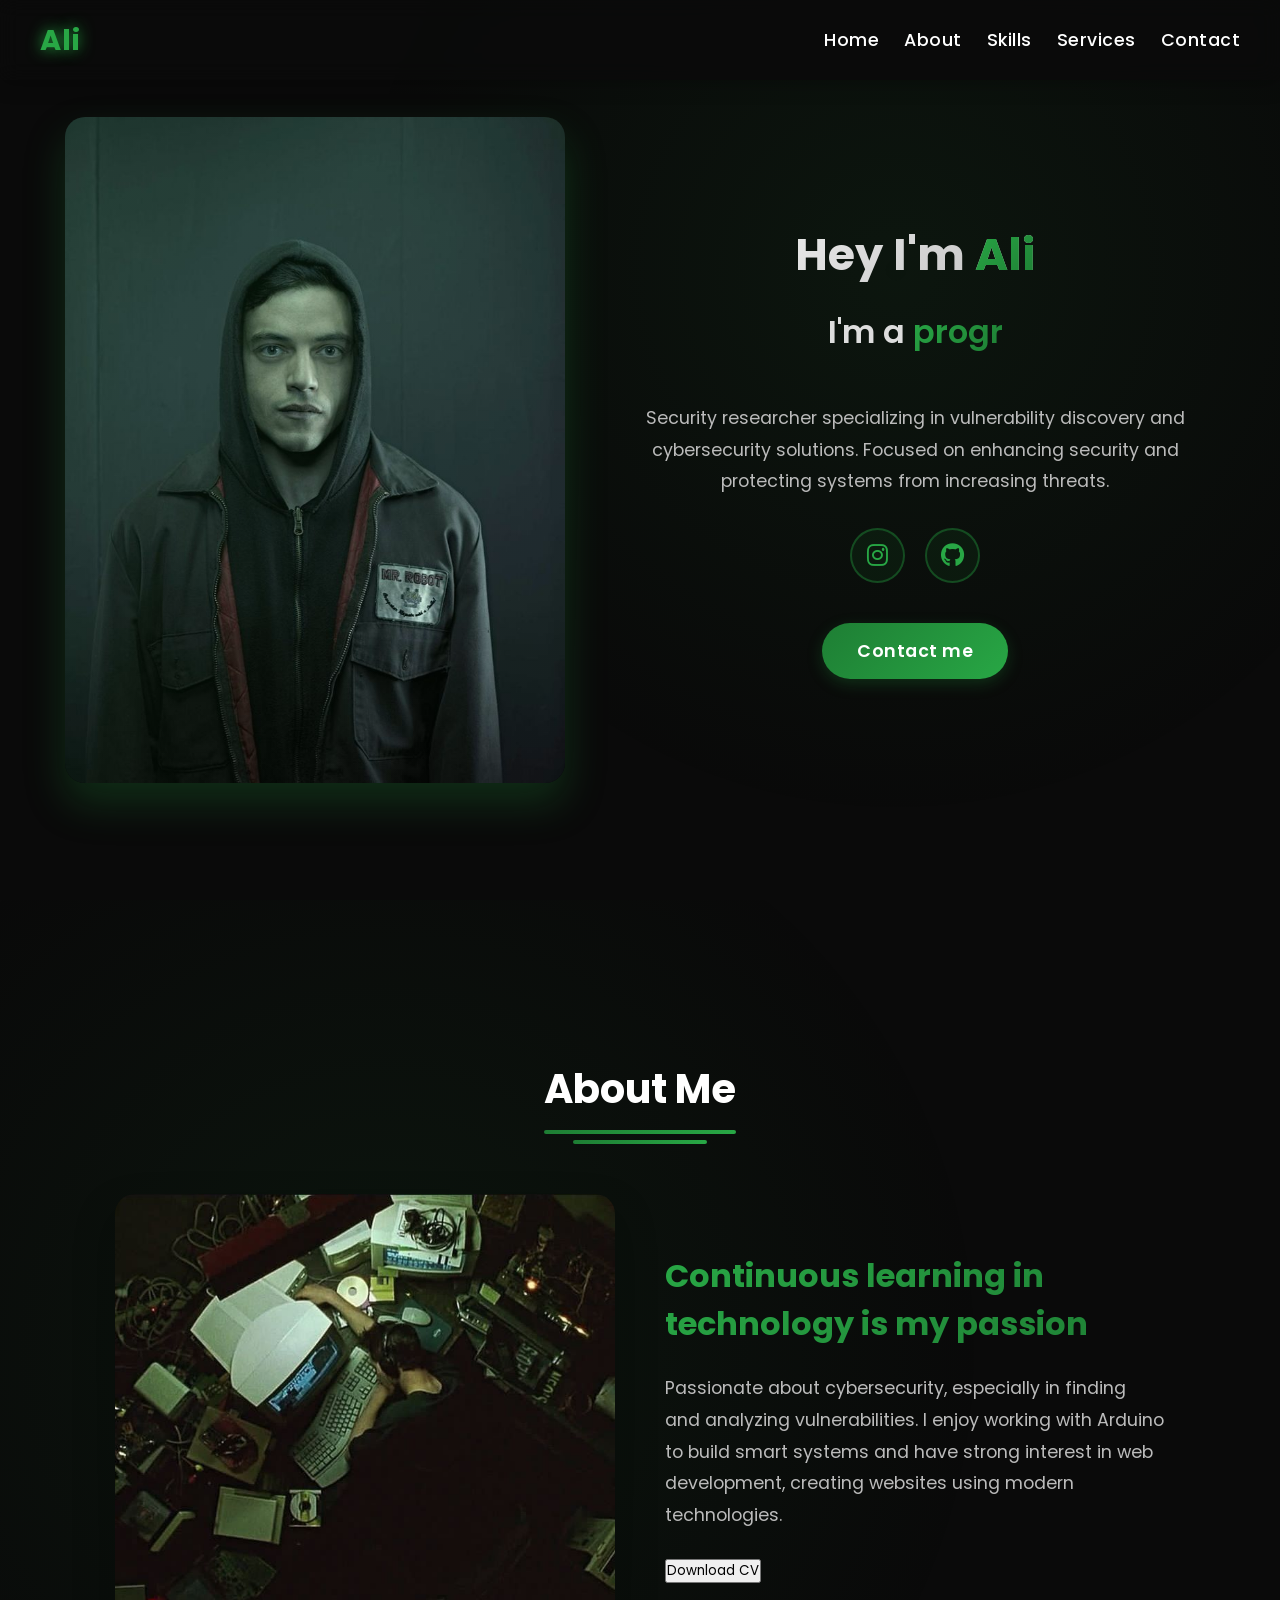
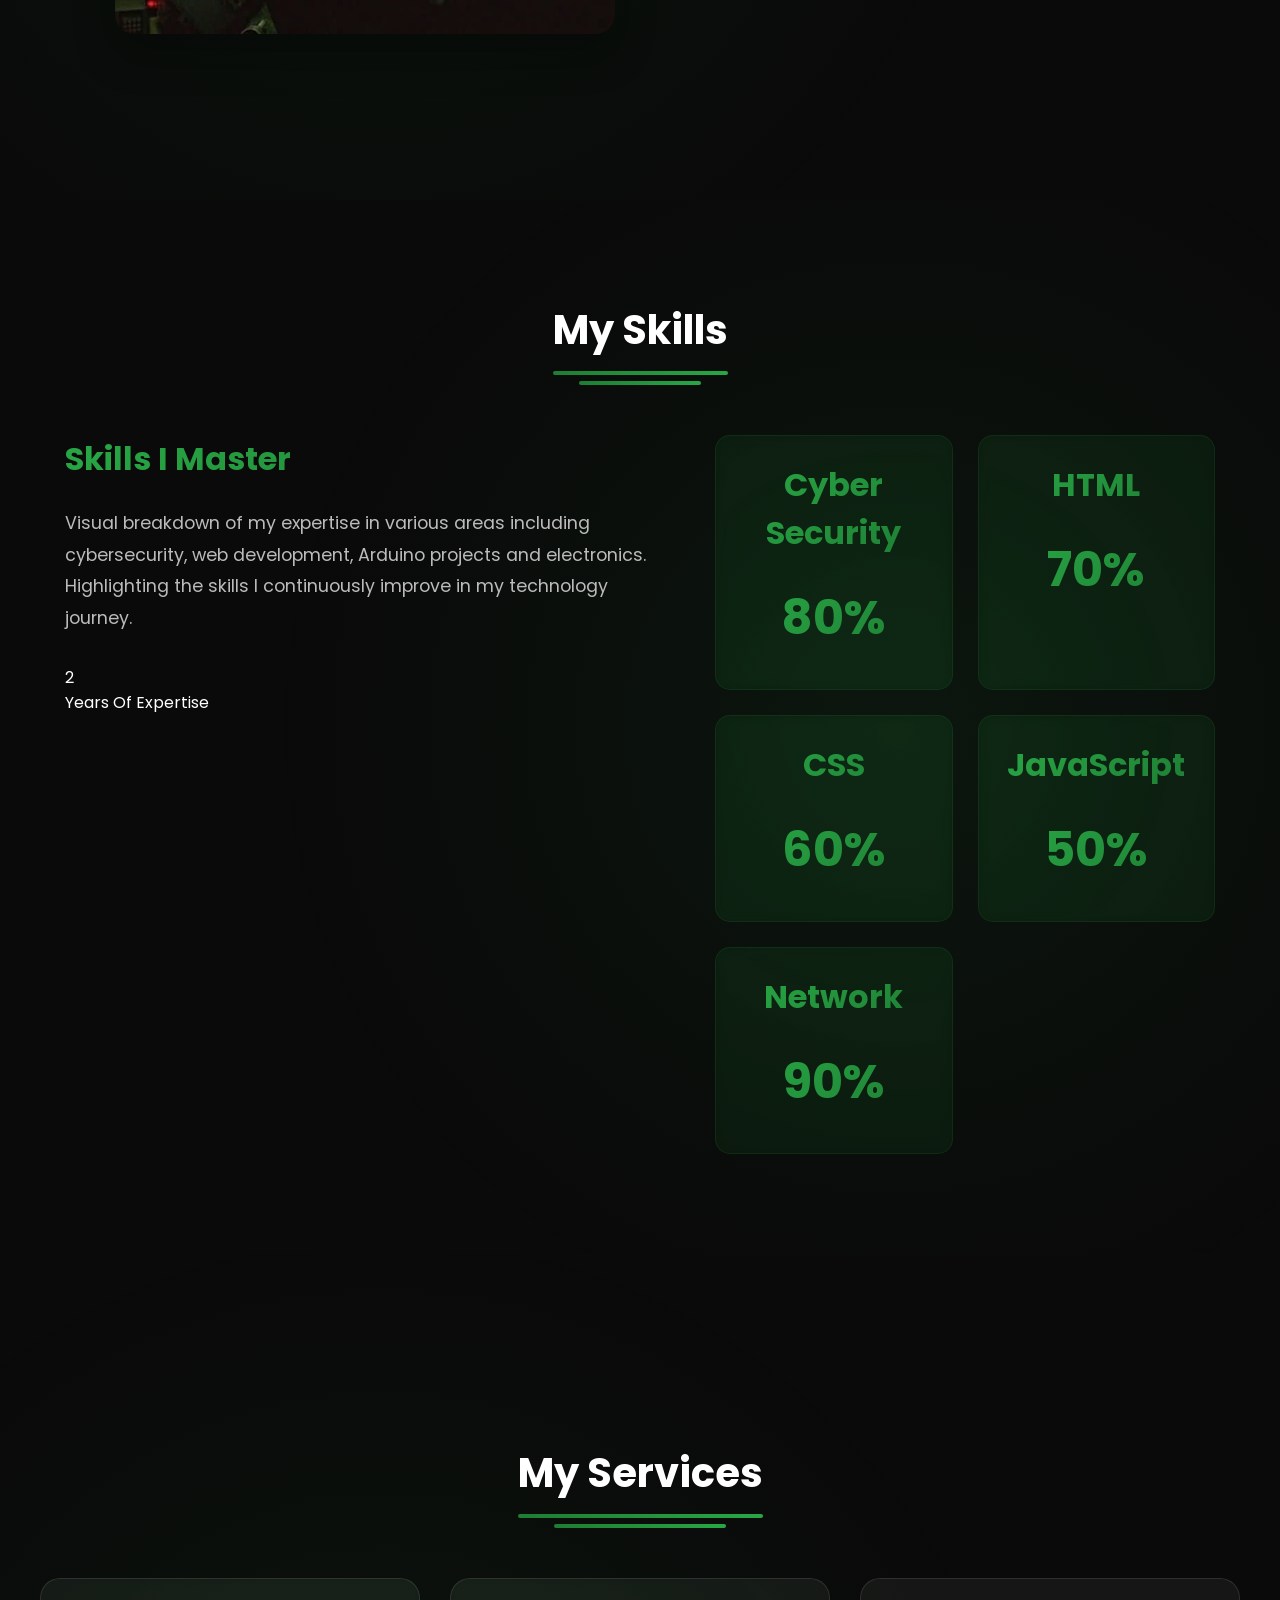
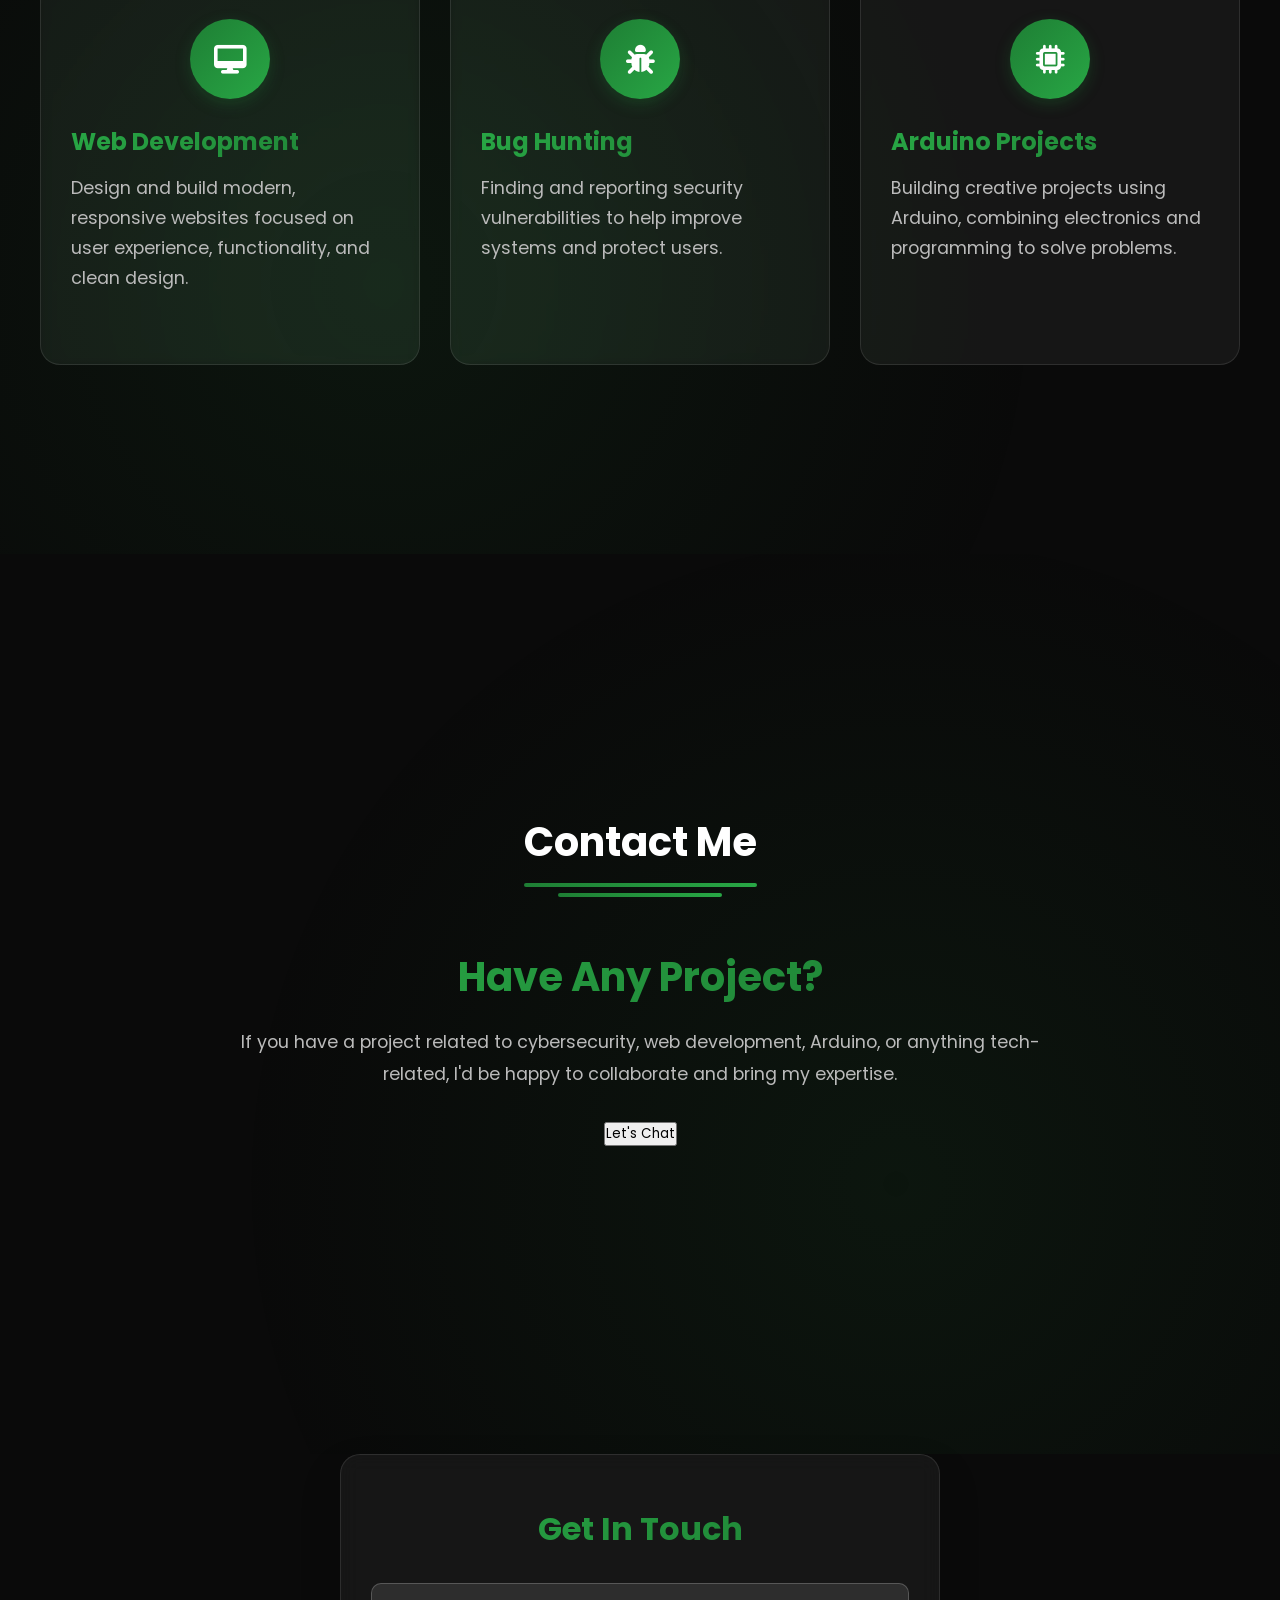
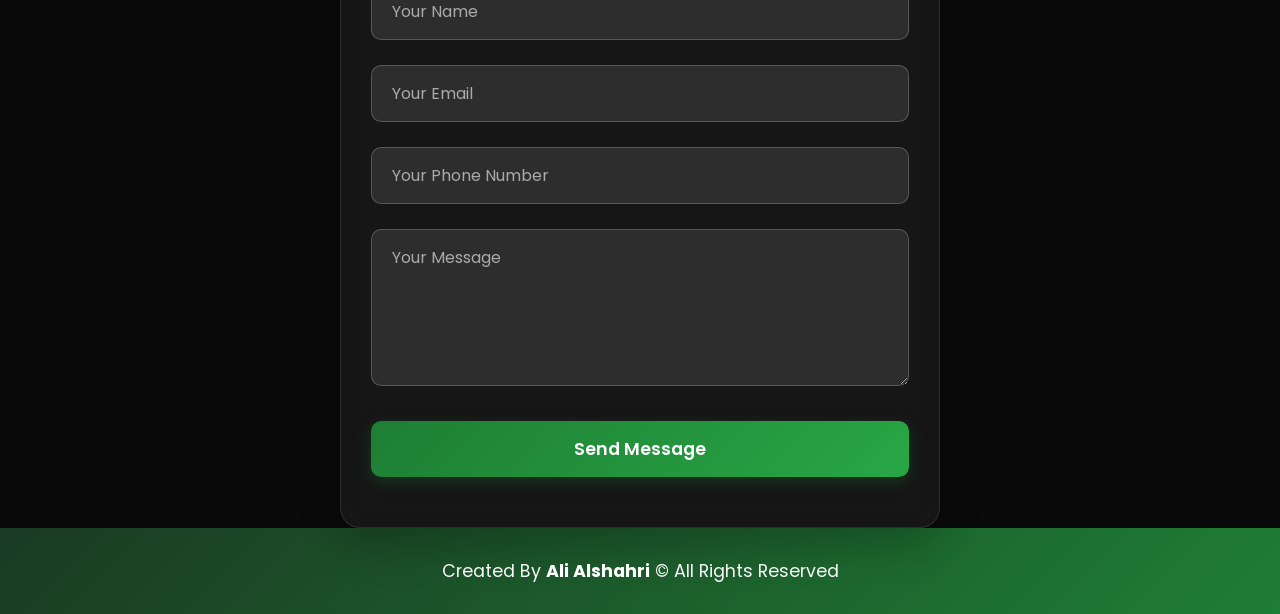
<file: Ali Al-Shahri Profile/index.html>
<!DOCTYPE html>
<html lang="en" dir="ltr">
<head>
    <meta charset="UTF-8">
    <meta name="viewport" content="width=device-width, initial-scale=1.0">
    <title>Ali Alshahri | Cybersecurity Portfolio</title>
    <link rel="stylesheet" href="https://cdnjs.cloudflare.com/ajax/libs/font-awesome/6.5.2/css/all.min.css">
    <link rel="stylesheet" href="style.css">
</head>
<body>
    <!-- Navigation Bar -->
    <nav>
        <div class="nav-container">
            <div class="logo">
                <span>Ali</span>
            </div>
            
            <div class="links">
                <a href="#home">Home</a>
                <a href="#about">About</a>
                <a href="#skills">Skills</a>
                <a href="#services">Services</a>
                <a href="#contact">Contact</a>
            </div>
            
            <i class="fa-solid fa-bars hamburg" onclick="toggleDropdown()"></i>
        </div>
        
        <!-- Mobile Dropdown Menu -->
        <div class="dropdown">
            <div class="links">
                <a href="#home" onclick="toggleDropdown()">Home</a>
                <a href="#about" onclick="toggleDropdown()">About</a>
                <a href="#skills" onclick="toggleDropdown()">Skills</a>
                <a href="#services" onclick="toggleDropdown()">Services</a>
                <a href="#contact" onclick="toggleDropdown()">Contact</a>
                <i class="fa-solid fa-xmark cancel" onclick="toggleDropdown()"></i>
            </div>
        </div>
    </nav>

    <!-- Hero Section -->
    <section id="home" class="main-section">
        <div class="mine-container">
            <div class="image">
                <img src="mrRobot.jpg" alt="Ali Alshahri" loading="lazy">
            </div>
            
            <div class="content">
                <h1>Hey I'm <span>Ali</span></h1>
                
                <div class="typewriter">
                    I'm a <span class="typewriter-text" id="typing"></span>
                </div>
                
                <p>Security researcher specializing in vulnerability discovery and cybersecurity solutions. Focused on enhancing security and protecting systems from increasing threats.</p>
                
                <div class="social-links">
                    <a href="https://www.instagram.com/ali_50751" target="_blank" rel="noopener noreferrer" aria-label="Instagram">
                        <i class="fab fa-instagram"></i>
                    </a>
                    <a href="https://github.com/ali8987666590" target="_blank" rel="noopener noreferrer" aria-label="GitHub">
                        <i class="fab fa-github"></i>
                    </a>
                </div>
                
                <button class="hire-btn" onclick="document.getElementById('contact-form').scrollIntoView()">Contact me</button>
            </div>
        </div>
    </section>

    <!-- About Section -->
    <section id="about" class="about">
        <div class="content">
            <div class="title"><span>About Me</span></div>
            
            <div class="about-details">
                <div class="left">
                    <img src="neo.jpg" alt="About Ali" loading="lazy">
                </div>
                
                <div class="right">
                    <div class="topic">Continuous learning in technology is my passion</div>
                    <p>
                        Passionate about cybersecurity, especially in finding and analyzing vulnerabilities. 
                        I enjoy working with Arduino to build smart systems and have strong interest in web development, 
                        creating websites using modern technologies.
                    </p>
                    
                    <div class="button">
                        <button>Download CV</button>
                    </div>
                </div>
            </div>
        </div>
    </section>

    <!-- Skills Section -->
    <section id="skills" class="skills">
        <div class="content">
            <div class="title"><span>My Skills</span></div>
            
            <div class="skills-details">
                <div class="text">
                    <div class="topic">Skills I Master</div>
                    <p>
                        Visual breakdown of my expertise in various areas including cybersecurity, 
                        web development, Arduino projects and electronics. Highlighting the skills 
                        I continuously improve in my technology journey.
                    </p>
                    
                    <div class="experience">
                        <div class="num">2</div>
                        <div class="exp">Years Of Expertise</div>
                    </div>
                </div>
                
                <div class="boxes">
                    <div class="box">
                        <div class="topic">Cyber Security</div>
                        <div class="per">80%</div>
                    </div>
                    <div class="box">
                        <div class="topic">HTML</div>
                        <div class="per">70%</div>
                    </div>
                    <div class="box">
                        <div class="topic">CSS</div>
                        <div class="per">60%</div>
                    </div>
                    <div class="box">
                        <div class="topic">JavaScript</div>
                        <div class="per">50%</div>
                    </div>
                    <div class="box">
                        <div class="topic">Network</div>
                        <div class="per">90%</div>
                    </div>
                </div>
            </div>
        </div>
    </section>

    <!-- Services Section -->
    <section id="services" class="services">
        <div class="content">
            <div class="title"><span>My Services</span></div>
            
            <div class="boxes">
                <div class="box">
                    <div class="icon">
                        <i class="fas fa-desktop"></i>
                    </div>
                    <div class="topic">Web Development</div>
                    <p>Design and build modern, responsive websites focused on user experience, functionality, and clean design.</p>
                </div>
                
                <div class="box">
                    <div class="icon">
                        <i class="fas fa-bug"></i>
                    </div>
                    <div class="topic">Bug Hunting</div>
                    <p>Finding and reporting security vulnerabilities to help improve systems and protect users.</p>
                </div>
                
                <div class="box">
                    <div class="icon">
                        <i class="fas fa-microchip"></i>
                    </div>
                    <div class="topic">Arduino Projects</div>
                    <p>Building creative projects using Arduino, combining electronics and programming to solve problems.</p>
                </div>
            </div>
        </div>
    </section>

    <!-- Contact Section -->
    <section id="contact" class="contact">
        <div class="content">
            <div class="title"><span>Contact Me</span></div>
            
            <div class="text">
                <div class="topic">Have Any Project?</div>
                <p>
                    If you have a project related to cybersecurity, web development, Arduino, 
                    or anything tech-related, I'd be happy to collaborate and bring my expertise.
                </p>
                
                <div class="button">
                    <button onclick="document.getElementById('contact-form').scrollIntoView()">Let's Chat</button>
                </div>
            </div>
        </div>
    </section>

    <!-- Contact Form -->
    <div id="contact-form" class="contact-section">
        <h2>Get In Touch</h2>
        <form action="https://formspree.io/f/xnnpojdg" method="POST">
            <input type="text" name="name" placeholder="Your Name" required>
            <input type="email" name="_replyto" placeholder="Your Email" required>
            <input type="tel" name="phone" placeholder="Your Phone Number">
            <textarea name="message" rows="5" placeholder="Your Message" required></textarea>
            <button type="submit">Send Message</button>
        </form>
    </div>

    <!-- Footer -->
    <footer>
        <div class="text">
            <span>Created By <a href="#">Ali Alshahri</a> &copy; <span id="year"></span> All Rights Reserved</span>
        </div>
    </footer>

    <!-- Scroll to Top Button -->
    <div class="scroll-button">
        <a href="#home" aria-label="Scroll to top"><i class="fas fa-arrow-up"></i></a>
    </div>

    <!-- JavaScript -->
    <script src="script.js"></script>
</body>
</html>
</file>
<file: Ali Al-Shahri Profile/style.css>
@import url('https://fonts.googleapis.com/css2?family=Poppins:wght@100;200;300;400;500;600;700&display=swap');

/* Global Styles */
* {
    margin: 0;
    padding: 0;
    box-sizing: border-box;
    font-family: 'Poppins', sans-serif;
    text-decoration: none;
    scroll-behavior: smooth;
}

body {
    width: 100%;
    min-height: 100vh;
    background-color: #0a0a0a;
    color: #ffffff;
    overflow-x: hidden;
}

/* Scrollbar */
::-webkit-scrollbar {
    width: 8px;
}

::-webkit-scrollbar-track {
    background: #1a1a1a;
}

::-webkit-scrollbar-thumb {
    background: linear-gradient(#1e7e34, #28a745);
    border-radius: 10px;
    transition: all 0.3s ease;
}

::-webkit-scrollbar-thumb:hover {
    background: linear-gradient(#28a745, #1e7e34);
}

/* Navigation */
nav {
    width: 100%;
    height: 80px;
    position: fixed;
    top: 0;
    z-index: 1000;
    background: rgba(10, 10, 10, 0.9);
    backdrop-filter: blur(10px);
    padding: 0 30px;
    box-shadow: 0 2px 20px rgba(0, 0, 0, 0.3);
}

.nav-container {
    width: 100%;
    height: 100%;
    max-width: 1200px;
    margin: 0 auto;
    display: flex;
    justify-content: space-between;
    align-items: center;
}

.logo {
    color: #ffffff;
    font-size: 1.8rem;
    font-weight: 700;
    letter-spacing: 1px;
}

.logo span {
    color: #28a745;
    text-shadow: 0 0 15px #28a745;
}

.hamburg, .cancel {
    cursor: pointer;
    color: #ffffff;
    font-size: 1.8rem;
    display: none;
    transition: all 0.3s ease;
}

.hamburg:hover, .cancel:hover {
    color: #28a745;
}

.nav-container .links {
    display: flex;
    gap: 25px;
}

.nav-container .links a {
    position: relative;
    font-size: 1.1rem;
    color: #ffffff;
    font-weight: 500;
    letter-spacing: 0.5px;
    transition: all 0.3s ease;
    padding: 5px 0;
}

.nav-container .links a::before {
    content: "";
    position: absolute;
    bottom: 0;
    left: 0;
    width: 0;
    height: 2px;
    background: linear-gradient(90deg, #1e7e34, #28a745);
    transition: all 0.3s ease;
}

.nav-container .links a:hover {
    color: #28a745;
}

.nav-container .links a:hover::before {
    width: 100%;
}

/* Dropdown Menu */
.dropdown {
    position: fixed;
    top: 80px;
    left: 0;
    width: 100%;
    background: rgba(10, 10, 10, 0.95);
    backdrop-filter: blur(15px);
    transform: translateY(-150%);
    transition: all 0.4s cubic-bezier(0.175, 0.885, 0.32, 1.275);
    z-index: 999;
    padding: 20px 0;
    box-shadow: 0 10px 30px rgba(0, 0, 0, 0.5);
}

.dropdown.active {
    transform: translateY(0);
}

.dropdown .links {
    display: flex;
    flex-direction: column;
    align-items: center;
    gap: 20px;
}

.dropdown .links a {
    color: #ffffff;
    font-size: 1.2rem;
    padding: 12px 25px;
    width: 90%;
    max-width: 300px;
    text-align: center;
    border-radius: 8px;
    transition: all 0.3s ease;
    background: rgba(30, 126, 52, 0.1);
    border: 1px solid rgba(30, 126, 52, 0.3);
}

.dropdown .links a:hover {
    background: linear-gradient(135deg, rgba(30, 126, 52, 0.3), rgba(40, 167, 69, 0.3));
    color: #ffffff;
    transform: translateY(-3px);
    box-shadow: 0 5px 15px rgba(30, 126, 52, 0.3);
}

.dropdown .cancel {
    display: block;
    position: absolute;
    top: 15px;
    right: 25px;
    font-size: 1.5rem;
}

/* Main Sections */
section {
    width: 100%;
    min-height: 100vh;
    padding: 100px 30px;
    display: flex;
    align-items: center;
    justify-content: center;
}

/* Hero Section */
.main-section {
    padding-top: 100px;
    background: radial-gradient(circle at 70% 30%, rgba(30, 126, 52, 0.1), transparent 50%);
}

.mine-container {
    width: 100%;
    max-width: 1200px;
    margin: 0 auto;
    display: flex;
    flex-wrap: wrap;
    justify-content: center;
    align-items: center;
    gap: 50px;
}

.mine-container .image {
    width: 100%;
    max-width: 500px;
    height: auto;
    border-radius: 20px;
    overflow: hidden;
    box-shadow: 0 20px 40px rgba(30, 126, 52, 0.3);
    transition: all 0.5s ease;
    position: relative;
}

.mine-container .image::before {
    content: "";
    position: absolute;
    top: 0;
    left: 0;
    width: 100%;
    height: 100%;
    background: linear-gradient(135deg, rgba(30, 126, 52, 0.2), transparent);
    z-index: 1;
}

.mine-container .image img {
    width: 100%;
    height: auto;
    display: block;
    transition: transform 0.5s ease;
}

.mine-container .image:hover {
    transform: translateY(-10px);
    box-shadow: 0 30px 50px rgba(30, 126, 52, 0.4);
}

.mine-container .image:hover img {
    transform: scale(1.05);
}

.mine-container .content {
    width: 100%;
    max-width: 600px;
    text-align: center;
}

.content h1 {
    font-size: 2.8rem;
    margin-bottom: 20px;
    font-weight: 700;
    background: linear-gradient(135deg, #ffffff, #aaaaaa);
    -webkit-background-clip: text;
    -webkit-text-fill-color: transparent;
}

.content h1 span {
    background: linear-gradient(135deg, #28a745, #1e7e34);
    -webkit-background-clip: text;
    -webkit-text-fill-color: transparent;
    text-shadow: none;
}

.typewriter {
    font-size: 2rem;
    font-weight: 600;
    margin-bottom: 25px;
    min-height: 70px;
    color: #dddddd;
}

.typewriter-text {
    background: linear-gradient(135deg, #28a745, #1e7e34);
    -webkit-background-clip: text;
    -webkit-text-fill-color: transparent;
}

.content p {
    font-size: 1.1rem;
    line-height: 1.8;
    margin-bottom: 30px;
    color: #bbbbbb;
}

.social-links {
    display: flex;
    justify-content: center;
    gap: 20px;
    margin-bottom: 40px;
}

.social-links a {
    display: inline-flex;
    justify-content: center;
    align-items: center;
    width: 55px;
    height: 55px;
    background: rgba(30, 126, 52, 0.1);
    border: 2px solid rgba(30, 126, 52, 0.5);
    border-radius: 50%;
    color: #28a745;
    font-size: 1.5rem;
    transition: all 0.4s cubic-bezier(0.175, 0.885, 0.32, 1.275);
}

.social-links a:hover {
    background: linear-gradient(135deg, #1e7e34, #28a745);
    color: #ffffff;
    transform: translateY(-5px) scale(1.1);
    box-shadow: 0 10px 20px rgba(30, 126, 52, 0.4);
}

.hire-btn {
    display: inline-block;
    padding: 15px 35px;
    background: linear-gradient(135deg, #1e7e34, #28a745);
    color: #ffffff;
    border: none;
    border-radius: 50px;
    font-size: 1.1rem;
    font-weight: 600;
    letter-spacing: 0.5px;
    cursor: pointer;
    transition: all 0.4s cubic-bezier(0.175, 0.885, 0.32, 1.275);
    box-shadow: 0 5px 15px rgba(30, 126, 52, 0.3);
    position: relative;
    overflow: hidden;
}

.hire-btn::before {
    content: "";
    position: absolute;
    top: 0;
    left: -100%;
    width: 100%;
    height: 100%;
    background: linear-gradient(90deg, transparent, rgba(255, 255, 255, 0.2), transparent);
    transition: all 0.5s ease;
}

.hire-btn:hover {
    transform: translateY(-3px);
    box-shadow: 0 10px 25px rgba(30, 126, 52, 0.5);
}

.hire-btn:hover::before {
    left: 100%;
}

/* About Section */
.about {
    background: radial-gradient(circle at 30% 50%, rgba(30, 126, 52, 0.1), transparent 60%);
}

.about-details {
    width: 100%;
    max-width: 1200px;
    margin: 0 auto;
    display: flex;
    flex-wrap: wrap;
    justify-content: center;
    align-items: center;
    gap: 50px;
}

.about-details .left,
.about-details .right {
    width: 100%;
    max-width: 500px;
}

.about-details .left img {
    width: 100%;
    height: auto;
    border-radius: 20px;
    box-shadow: 0 20px 40px rgba(0, 0, 0, 0.3);
    transition: all 0.5s ease;
}

.about-details .left img:hover {
    transform: translateY(-10px);
    box-shadow: 0 30px 50px rgba(0, 0, 0, 0.4);
}

.topic {
    font-size: 2rem;
    margin-bottom: 25px;
    background: linear-gradient(135deg, #28a745, #1e7e34);
    -webkit-background-clip: text;
    -webkit-text-fill-color: transparent;
    font-weight: 700;
}

.about-details .right p {
    font-size: 1.1rem;
    line-height: 1.8;
    margin-bottom: 25px;
    color: #bbbbbb;
}

.download-btn {
    display: inline-block;
    padding: 12px 30px;
    background: transparent;
    color: #28a745;
    border: 2px solid #28a745;
    border-radius: 50px;
    font-size: 1rem;
    font-weight: 600;
    cursor: pointer;
    transition: all 0.4s ease;
    position: relative;
    overflow: hidden;
}

.download-btn::before {
    content: "";
    position: absolute;
    top: 0;
    left: 0;
    width: 0;
    height: 100%;
    background: linear-gradient(135deg, #1e7e34, #28a745);
    transition: all 0.4s ease;
    z-index: -1;
}

.download-btn:hover {
    color: #ffffff;
    transform: translateY(-3px);
    box-shadow: 0 10px 20px rgba(30, 126, 52, 0.3);
}

.download-btn:hover::before {
    width: 100%;
}

/* Skills Section */
.skills {
    background: radial-gradient(circle at 70% 50%, rgba(30, 126, 52, 0.1), transparent 60%);
}

.skills-details {
    width: 100%;
    max-width: 1200px;
    margin: 0 auto;
    display: flex;
    flex-wrap: wrap;
    justify-content: center;
    align-items: flex-start;
    gap: 50px;
}

.skills-details .text {
    width: 100%;
    max-width: 600px;
}

.skills-details .boxes {
    width: 100%;
    max-width: 500px;
    display: grid;
    grid-template-columns: repeat(2, 1fr);
    gap: 25px;
}

.skills-details .box {
    background: rgba(30, 126, 52, 0.1);
    padding: 25px;
    border-radius: 15px;
    text-align: center;
    transition: all 0.4s cubic-bezier(0.175, 0.885, 0.32, 1.275);
    border: 1px solid rgba(30, 126, 52, 0.2);
    backdrop-filter: blur(5px);
}

.skills-details .box:hover {
    transform: translateY(-10px);
    background: rgba(30, 126, 52, 0.2);
    box-shadow: 0 15px 30px rgba(30, 126, 52, 0.2);
}

.skills-details .per {
    font-size: 3rem;
    font-weight: 700;
    background: linear-gradient(135deg, #28a745, #1e7e34);
    -webkit-background-clip: text;
    -webkit-text-fill-color: transparent;
    margin-bottom: 10px;
}

/* Services Section */
.services {
    background: radial-gradient(circle at 30% 70%, rgba(30, 126, 52, 0.1), transparent 60%);
}

.services .boxes {
    width: 100%;
    max-width: 1200px;
    margin: 0 auto;
    display: grid;
    grid-template-columns: repeat(auto-fit, minmax(300px, 1fr));
    gap: 30px;
}

.services .box {
    background: rgba(255, 255, 255, 0.05);
    padding: 40px 30px;
    border-radius: 20px;
    transition: all 0.5s cubic-bezier(0.175, 0.885, 0.32, 1.275);
    border: 1px solid rgba(255, 255, 255, 0.1);
    backdrop-filter: blur(5px);
}

.services .box:hover {
    background: linear-gradient(135deg, rgba(30, 126, 52, 0.2), rgba(40, 167, 69, 0.2));
    transform: translateY(-10px);
    box-shadow: 0 20px 40px rgba(30, 126, 52, 0.3);
    border-color: rgba(30, 126, 52, 0.3);
}

.services .icon {
    width: 80px;
    height: 80px;
    margin: 0 auto 25px;
    display: flex;
    align-items: center;
    justify-content: center;
    background: linear-gradient(135deg, #1e7e34, #28a745);
    border-radius: 50%;
    font-size: 1.8rem;
    color: white;
    transition: all 0.4s ease;
    box-shadow: 0 5px 15px rgba(30, 126, 52, 0.3);
}

.services .box:hover .icon {
    transform: rotateY(180deg) scale(1.1);
    box-shadow: 0 10px 25px rgba(30, 126, 52, 0.5);
}

.services .topic {
    font-size: 1.5rem;
    margin-bottom: 15px;
    color: #ffffff;
}

.services p {
    color: #bbbbbb;
    line-height: 1.7;
}

/* Contact Section */
.contact {
    background: radial-gradient(circle at 70% 70%, rgba(30, 126, 52, 0.1), transparent 60%);
}

.contact .text {
    width: 100%;
    max-width: 800px;
    margin: 0 auto 50px;
    text-align: center;
}

.contact .topic {
    font-size: 2.5rem;
    margin-bottom: 20px;
    color: #ffffff;
}

.contact p {
    font-size: 1.1rem;
    line-height: 1.8;
    color: #bbbbbb;
}

.chat-btn {
    display: inline-block;
    padding: 15px 40px;
    background: linear-gradient(135deg, #1e7e34, #28a745);
    color: #ffffff;
    border: none;
    border-radius: 50px;
    font-size: 1.1rem;
    font-weight: 600;
    cursor: pointer;
    transition: all 0.4s ease;
    box-shadow: 0 5px 15px rgba(30, 126, 52, 0.3);
    position: relative;
    overflow: hidden;
}

.chat-btn:hover {
    transform: translateY(-3px);
    box-shadow: 0 10px 25px rgba(30, 126, 52, 0.5);
}

.contact-section {
    width: 100%;
    max-width: 600px;
    margin: 0 auto;
    padding: 50px 30px;
    background: rgba(255, 255, 255, 0.05);
    border-radius: 20px;
    backdrop-filter: blur(10px);
    border: 1px solid rgba(255, 255, 255, 0.1);
    box-shadow: 0 20px 40px rgba(0, 0, 0, 0.2);
}

.contact-section h2 {
    text-align: center;
    margin-bottom: 30px;
    font-size: 2rem;
    background: linear-gradient(135deg, #28a745, #1e7e34);
    -webkit-background-clip: text;
    -webkit-text-fill-color: transparent;
}

.contact-section form {
    display: flex;
    flex-direction: column;
    gap: 25px;
}

.contact-section input,
.contact-section textarea {
    width: 100%;
    padding: 15px 20px;
    background: rgba(255, 255, 255, 0.1);
    border: 1px solid rgba(255, 255, 255, 0.2);
    border-radius: 10px;
    color: #ffffff;
    font-size: 1rem;
    transition: all 0.3s ease;
}

.contact-section input::placeholder,
.contact-section textarea::placeholder {
    color: #aaaaaa;
}

.contact-section input:focus,
.contact-section textarea:focus {
    outline: none;
    background: rgba(30, 126, 52, 0.1);
    border-color: #28a745;
    box-shadow: 0 0 10px rgba(30, 126, 52, 0.3);
}

.contact-section button {
    padding: 15px;
    background: linear-gradient(135deg, #1e7e34, #28a745);
    color: #ffffff;
    border: none;
    border-radius: 10px;
    font-size: 1.1rem;
    font-weight: 600;
    cursor: pointer;
    transition: all 0.4s ease;
    margin-top: 10px;
    box-shadow: 0 5px 15px rgba(30, 126, 52, 0.3);
}

.contact-section button:hover {
    transform: translateY(-3px);
    box-shadow: 0 10px 25px rgba(30, 126, 52, 0.5);
}

/* Footer */
footer {
    background: linear-gradient(135deg, #1a3a23, #1e7e34);
    padding: 30px 0;
    text-align: center;
    margin-top: auto;
}

footer .text span {
    font-size: 1.1rem;
    color: #ffffff;
}

footer .text a {
    color: #ffffff;
    font-weight: 700;
    transition: all 0.3s ease;
    position: relative;
}

footer .text a::after {
    content: "";
    position: absolute;
    bottom: -2px;
    left: 0;
    width: 0;
    height: 2px;
    background: #ffffff;
    transition: all 0.3s ease;
}

footer .text a:hover {
    text-decoration: none;
}

footer .text a:hover::after {
    width: 100%;
}

/* Scroll Button */
.scroll-button a {
    position: fixed;
    bottom: 40px;
    right: 40px;
    width: 60px;
    height: 60px;
    background: linear-gradient(135deg, #1e7e34, #28a745);
    color: #ffffff;
    border-radius: 50%;
    display: flex;
    align-items: center;
    justify-content: center;
    font-size: 1.5rem;
    opacity: 0;
    visibility: hidden;
    transition: all 0.4s ease;
    z-index: 999;
    box-shadow: 0 5px 20px rgba(30, 126, 52, 0.5);
}

.scroll-button a.active {
    opacity: 1;
    visibility: visible;
}

.scroll-button a:hover {
    transform: translateY(-5px) scale(1.1);
    box-shadow: 0 10px 30px rgba(30, 126, 52, 0.7);
}

/* Section Titles */
.title {
    text-align: center;
    margin-bottom: 60px;
}

.title span {
    display: inline-block;
    font-size: 2.5rem;
    font-weight: 700;
    color: #ffffff;
    position: relative;
    padding-bottom: 15px;
}

.title span::before,
.title span::after {
    content: '';
    position: absolute;
    height: 4px;
    width: 100%;
    background: linear-gradient(90deg, #1e7e34, #28a745);
    left: 0;
    bottom: 0;
    border-radius: 5px;
}

.title span::after {
    bottom: -10px;
    width: 70%;
    left: 15%;
}

/* Responsive Design */
@media (max-width: 1200px) {
    .mine-container,
    .about-details,
    .skills-details {
        gap: 40px;
    }
}

@media (max-width: 992px) {
    nav {
        padding: 0 20px;
        height: 70px;
    }
    
    .hamburg, .cancel {
        display: block;
    }
    
    .nav-container .links {
        display: none;
    }
    
    .mine-container,
    .about-details {
        flex-direction: column;
    }
    
    .about-details .left,
    .about-details .right {
        text-align: center;
    }
    
    .skills-details {
        flex-direction: column;
        align-items: center;
    }
    
    .title span {
        font-size: 2.2rem;
    }
}

@media (max-width: 768px) {
    section {
        padding: 80px 20px;
    }
    
    .content h1 {
        font-size: 2.2rem;
    }
    
    .typewriter {
        font-size: 1.6rem;
        min-height: 60px;
    }
    
    .skills-details .boxes {
        grid-template-columns: 1fr;
    }
    
    .title span {
        font-size: 2rem;
    }
    
    .scroll-button a {
        width: 50px;
        height: 50px;
        font-size: 1.2rem;
        bottom: 30px;
        right: 30px;
    }
}

@media (max-width: 576px) {
    nav {
        padding: 0 15px;
    }
    
    .logo {
        font-size: 1.5rem;
    }
    
    .hamburg, .cancel {
        font-size: 1.5rem;
    }
    
    .dropdown .links a {
        font-size: 1rem;
        padding: 10px 20px;
    }
    
    .content h1 {
        font-size: 1.8rem;
    }
    
    .typewriter {
        font-size: 1.3rem;
        min-height: 50px;
    }
    
    .social-links a {
        width: 45px;
        height: 45px;
        font-size: 1.2rem;
    }
    
    .hire-btn,
    .download-btn,
    .chat-btn,
    .contact-section button {
        padding: 12px 25px;
        font-size: 1rem;
    }
    
    .title span {
        font-size: 1.8rem;
    }
    
    .contact-section {
        padding: 40px 20px;
    }
}

/* Animations */
@keyframes fadeIn {
    from { opacity: 0; transform: translateY(30px); }
    to { opacity: 1; transform: translateY(0); }
}

section {
    animation: fadeIn 0.8s ease forwards;
}

/* Loading Animation */
.loading {
    position: fixed;
    top: 0;
    left: 0;
    width: 100%;
    height: 100%;
    background: #0a0a0a;
    display: flex;
    justify-content: center;
    align-items: center;
    z-index: 9999;
}

.loading-spinner {
    width: 60px;
    height: 60px;
    border: 5px solid rgba(30, 126, 52, 0.3);
    border-radius: 50%;
    border-top-color: #28a745;
    animation: spin 1.2s linear infinite;
}

@keyframes spin {
    to { transform: rotate(360deg); }
}

body.loaded .loading {
    opacity: 0;
    visibility: hidden;
    transition: all 0.5s ease;
}

/* Hover Effects */
.box, .btn, a {
    transition: all 0.4s cubic-bezier(0.175, 0.885, 0.32, 1.275);
}

/* Image Optimization */
img {
    max-width: 100%;
    height: auto;
    object-fit: cover;
}
/* أضف هذا الجزء في نهاية ملف CSS */

/* تحسينات لأزرار الدردشة وتحميل السيرة الذاتية */
.chat-btn {
    background: linear-gradient(135deg, #1e7e34, #28a745);
    color: white;
    border: none;
    padding: 12px 30px;
    border-radius: 30px;
    font-size: 1.1rem;
    font-weight: 600;
    cursor: pointer;
    transition: all 0.3s ease;
    box-shadow: 0 4px 15px rgba(30, 126, 52, 0.4);
    position: relative;
    overflow: hidden;
}

.chat-btn:hover {
    transform: translateY(-3px);
    box-shadow: 0 8px 20px rgba(30, 126, 52, 0.6);
    background: linear-gradient(135deg, #28a745, #1e7e34);
}

/* زر تحميل السيرة الذاتية */
.download-cv-btn {
    background: linear-gradient(135deg, #1e7e34, #28a745);
    color: white;
    border: none;
    padding: 12px 30px;
    border-radius: 30px;
    font-size: 1.1rem;
    font-weight: 600;
    cursor: pointer;
    transition: all 0.3s ease;
    box-shadow: 0 4px 15px rgba(30, 126, 52, 0.4);
    display: inline-flex;
    align-items: center;
    gap: 10px;
}

.download-cv-btn:hover {
    transform: translateY(-3px);
    box-shadow: 0 8px 20px rgba(30, 126, 52, 0.6);
    background: linear-gradient(135deg, #28a745, #1e7e34);
}

.download-cv-btn i {
    font-size: 1.2rem;
}

/* إصلاح التحذيرات */
.scroll-button a {
    background: linear-gradient(135deg, #1e7e34, #28a745);
    color: white;
}

/* تحسينات للشات */
.chat-container {
    background: rgba(10, 10, 10, 0.95);
    border: 1px solid rgba(30, 126, 52, 0.5);
    box-shadow: 0 0 30px rgba(30, 126, 52, 0.3);
}

.chat-header {
    background: linear-gradient(135deg, #1e7e34, #28a745);
    color: white;
}

.chat-message {
    background: rgba(30, 126, 52, 0.1);
    border-left: 3px solid #28a745;
}

/* تحسينات للتحميل */
.loading-spinner {
    border-top-color: #28a745;
    border-right-color: rgba(30, 126, 52, 0.3);
}

/* إصلاحات للاستجابة */
@media (max-width: 768px) {
    .chat-btn, .download-cv-btn {
        padding: 10px 25px;
        font-size: 1rem;
    }
    
    .scroll-button a {
        width: 50px;
        height: 50px;
        font-size: 1.2rem;
    }
}
/* شاشة التحميل */
.loading-screen {
    position: fixed;
    top: 0;
    left: 0;
    width: 100%;
    height: 100%;
    background-color: #0a0a0a;
    display: flex;
    justify-content: center;
    align-items: center;
    z-index: 9999;
    transition: opacity 0.8s ease;
}

.loader {
    text-align: center;
    color: #28a745;
}

.loader-circle {
    width: 60px;
    height: 60px;
    border: 5px solid rgba(30, 126, 52, 0.3);
    border-top-color: #28a745;
    border-radius: 50%;
    margin: 0 auto 20px;
    animation: spin 1.2s linear infinite;
}

.loading-screen p {
    margin-top: 20px;
    font-size: 1.2rem;
    color: #ffffff;
}

@keyframes spin {
    to { transform: rotate(360deg); }
}

/* إخفاء شاشة التحميل بعد التحميل */
body.loaded .loading-screen {
    opacity: 0;
    pointer-events: none;
}

/* تعديلات الأزرار */
.download-cv-btn, .chat-btn, .submit-btn {
    background: linear-gradient(135deg, #1e7e34, #28a745);
    color: white;
    border: none;
    padding: 12px 25px;
    border-radius: 30px;
    font-size: 1rem;
    font-weight: 600;
    cursor: pointer;
    transition: all 0.3s ease;
    display: inline-flex;
    align-items: center;
    gap: 10px;
    box-shadow: 0 4px 15px rgba(30, 126, 52, 0.4);
}

.download-cv-btn:hover, .chat-btn:hover, .submit-btn:hover {
    transform: translateY(-3px);
    box-shadow: 0 8px 20px rgba(30, 126, 52, 0.6);
}

/* باقي الأنماط تبقى كما هي */
/* ... */
</file>
